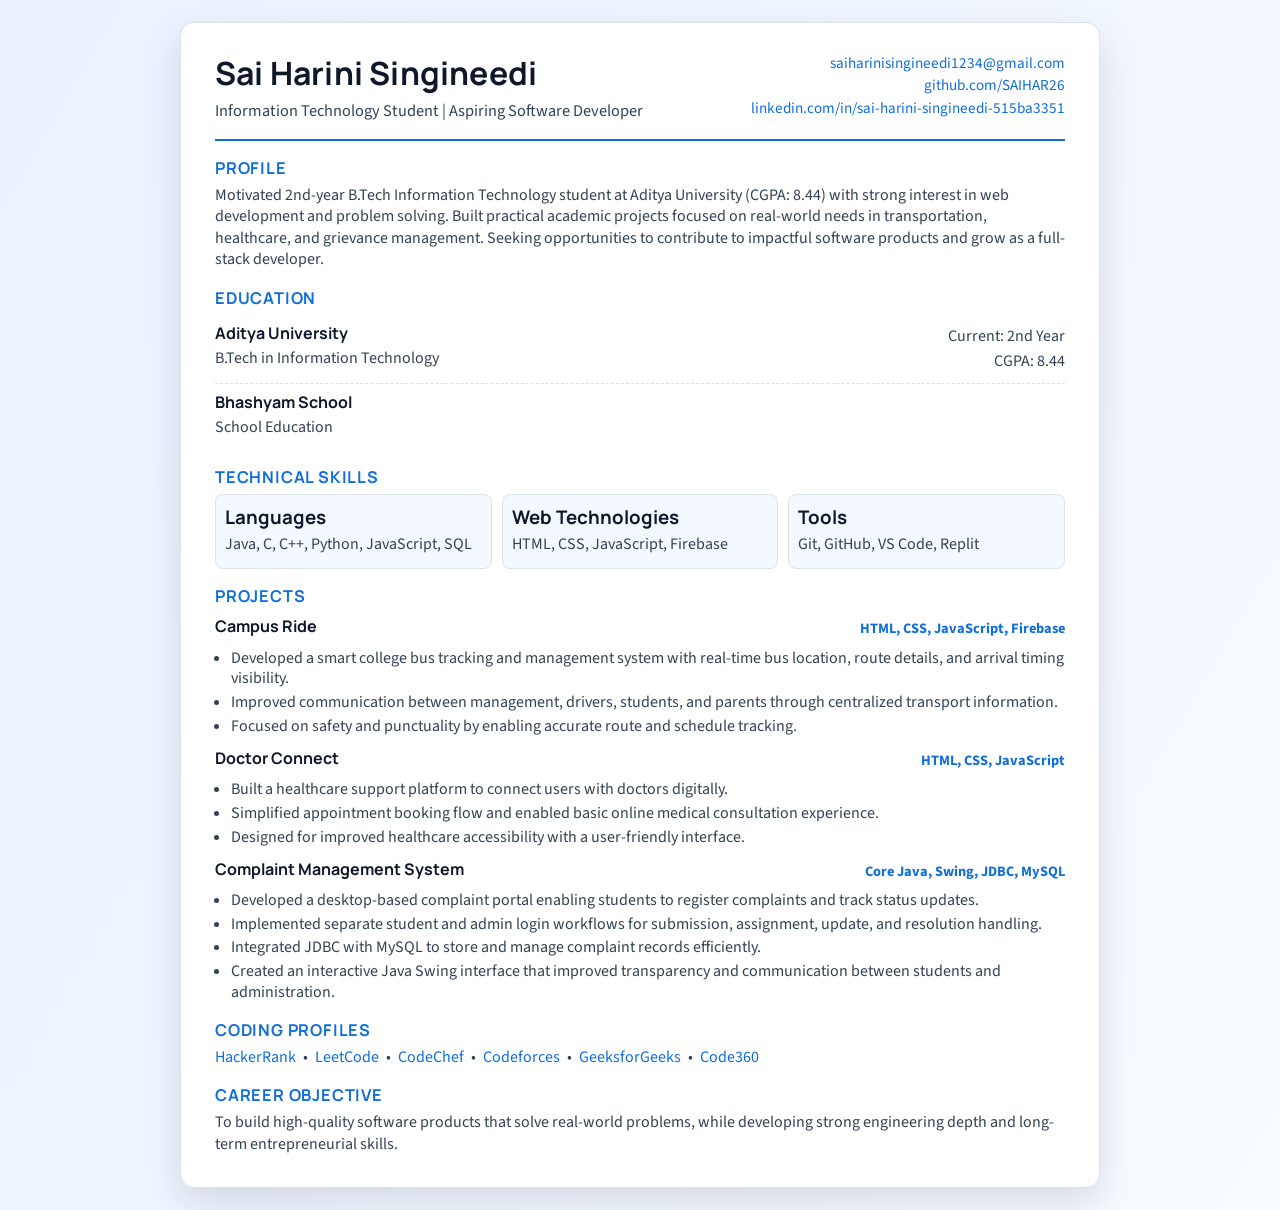
<file: resume.html>
﻿<!DOCTYPE html>
<html lang="en">
<head>
  <meta charset="UTF-8" />
  <meta name="viewport" content="width=device-width, initial-scale=1.0" />
  <title>Sai Harini Singineedi | Resume</title>
  <link rel="preconnect" href="https://fonts.googleapis.com" />
  <link rel="preconnect" href="https://fonts.gstatic.com" crossorigin />
  <link href="https://fonts.googleapis.com/css2?family=Manrope:wght@400;500;700;800&family=Source+Sans+3:wght@400;600;700&display=swap" rel="stylesheet" />
  <link rel="stylesheet" href="resume.css" />
</head>
<body>
  <main class="page">
    <header class="top">
      <div>
        <h1>Sai Harini Singineedi</h1>
        <p class="role">Information Technology Student | Aspiring Software Developer</p>
      </div>
      <div class="contact">
        <p><a href="mailto:saiharinisingineedi1234@gmail.com">saiharinisingineedi1234@gmail.com</a></p>
        <p><a href="https://github.com/SAIHAR26" target="_blank" rel="noreferrer">github.com/SAIHAR26</a></p>
        <p><a href="https://www.linkedin.com/in/sai-harini-singineedi-515ba3351/" target="_blank" rel="noreferrer">linkedin.com/in/sai-harini-singineedi-515ba3351</a></p>
      </div>
    </header>

    <section>
      <h2>Profile</h2>
      <p>
        Motivated 2nd-year B.Tech Information Technology student at Aditya University (CGPA: 8.44) with strong interest in web development and problem solving.
        Built practical academic projects focused on real-world needs in transportation, healthcare, and grievance management.
        Seeking opportunities to contribute to impactful software products and grow as a full-stack developer.
      </p>
    </section>

    <section>
      <h2>Education</h2>
      <div class="item">
        <div>
          <h3>Aditya University</h3>
          <p>B.Tech in Information Technology</p>
        </div>
        <div class="meta">
          <p>Current: 2nd Year</p>
          <p>CGPA: 8.44</p>
        </div>
      </div>
      <div class="item">
        <div>
          <h3>Bhashyam School</h3>
          <p>School Education</p>
        </div>
      </div>
    </section>

    <section>
      <h2>Technical Skills</h2>
      <div class="skill-grid">
        <div>
          <h3>Languages</h3>
          <p>Java, C, C++, Python, JavaScript, SQL</p>
        </div>
        <div>
          <h3>Web Technologies</h3>
          <p>HTML, CSS, JavaScript, Firebase</p>
        </div>
        <div>
          <h3>Tools</h3>
          <p>Git, GitHub, VS Code, Replit</p>
        </div>
      </div>
    </section>

    <section>
      <h2>Projects</h2>

      <article class="project">
        <div class="head">
          <h3>Campus Ride</h3>
          <p class="stack">HTML, CSS, JavaScript, Firebase</p>
        </div>
        <ul>
          <li>Developed a smart college bus tracking and management system with real-time bus location, route details, and arrival timing visibility.</li>
          <li>Improved communication between management, drivers, students, and parents through centralized transport information.</li>
          <li>Focused on safety and punctuality by enabling accurate route and schedule tracking.</li>
        </ul>
      </article>

      <article class="project">
        <div class="head">
          <h3>Doctor Connect</h3>
          <p class="stack">HTML, CSS, JavaScript</p>
        </div>
        <ul>
          <li>Built a healthcare support platform to connect users with doctors digitally.</li>
          <li>Simplified appointment booking flow and enabled basic online medical consultation experience.</li>
          <li>Designed for improved healthcare accessibility with a user-friendly interface.</li>
        </ul>
      </article>

      <article class="project">
        <div class="head">
          <h3>Complaint Management System</h3>
          <p class="stack">Core Java, Swing, JDBC, MySQL</p>
        </div>
        <ul>
          <li>Developed a desktop-based complaint portal enabling students to register complaints and track status updates.</li>
          <li>Implemented separate student and admin login workflows for submission, assignment, update, and resolution handling.</li>
          <li>Integrated JDBC with MySQL to store and manage complaint records efficiently.</li>
          <li>Created an interactive Java Swing interface that improved transparency and communication between students and administration.</li>
        </ul>
      </article>
    </section>

    <section>
      <h2>Coding Profiles</h2>
      <p class="profiles">
        <a href="https://www.hackerrank.com/profile/saiharinisingin1" target="_blank" rel="noreferrer">HackerRank</a>
        <span>•</span>
        <a href="https://leetcode.com/u/sai_harini_/" target="_blank" rel="noreferrer">LeetCode</a>
        <span>•</span>
        <a href="https://www.codechef.com/users/harini_26_06" target="_blank" rel="noreferrer">CodeChef</a>
        <span>•</span>
        <a href="https://codeforces.com/profile/saiharini12" target="_blank" rel="noreferrer">Codeforces</a>
        <span>•</span>
        <a href="https://www.geeksforgeeks.org/profile/saiharinisintweh" target="_blank" rel="noreferrer">GeeksforGeeks</a>
        <span>•</span>
        <a href="https://www.naukri.com/code360/profile/Saiharini" target="_blank" rel="noreferrer">Code360</a>
      </p>
    </section>

    <section>
      <h2>Career Objective</h2>
      <p>
        To build high-quality software products that solve real-world problems, while developing strong engineering depth and long-term entrepreneurial skills.
      </p>
    </section>
  </main>
</body>
</html>
</file>
<file: resume.css>
﻿:root {
  --paper: #ffffff;
  --ink: #0f172a;
  --sub: #334155;
  --line: #dbe2ea;
  --accent: #0f6edc;
  --soft: #f4f8ff;
}

* {
  box-sizing: border-box;
}

body {
  margin: 0;
  font-family: "Source Sans 3", sans-serif;
  color: var(--ink);
  background: linear-gradient(120deg, #eaf2ff, #f8fbff);
}

.page {
  width: min(920px, 94vw);
  margin: 22px auto;
  background: var(--paper);
  border: 1px solid var(--line);
  box-shadow: 0 16px 38px rgba(15, 23, 42, 0.13);
  padding: 28px 34px;
  border-radius: 14px;
}

h1,
h2,
h3 {
  margin: 0;
  font-family: "Manrope", sans-serif;
}

.top {
  display: grid;
  grid-template-columns: 1.3fr 1fr;
  gap: 12px;
  border-bottom: 2px solid var(--accent);
  padding-bottom: 12px;
}

h1 {
  font-size: 2rem;
  letter-spacing: 0.2px;
}

.role {
  margin-top: 6px;
  color: var(--sub);
  font-size: 1.02rem;
}

.contact {
  text-align: right;
}

.contact p {
  margin: 2px 0;
  font-size: 0.95rem;
}

a {
  color: var(--accent);
  text-decoration: none;
}

section {
  margin-top: 16px;
}

h2 {
  font-size: 1.02rem;
  text-transform: uppercase;
  letter-spacing: 0.8px;
  color: var(--accent);
  margin-bottom: 6px;
}

p {
  margin: 4px 0;
  color: var(--sub);
  line-height: 1.34;
}

.item {
  display: flex;
  justify-content: space-between;
  gap: 8px;
  padding: 7px 0;
  border-bottom: 1px dashed var(--line);
}

.item:last-child {
  border-bottom: 0;
}

.item h3,
.project h3 {
  font-size: 1rem;
}

.meta {
  text-align: right;
  white-space: nowrap;
}

.skill-grid {
  display: grid;
  grid-template-columns: repeat(3, 1fr);
  gap: 10px;
}

.skill-grid > div {
  padding: 9px;
  border: 1px solid var(--line);
  border-radius: 8px;
  background: var(--soft);
}

.project {
  margin: 8px 0 10px;
}

.head {
  display: flex;
  justify-content: space-between;
  gap: 12px;
}

.stack {
  color: var(--accent);
  font-weight: 700;
  font-size: 0.9rem;
  white-space: nowrap;
}

ul {
  margin: 5px 0 0;
  padding-left: 16px;
}

li {
  margin: 3px 0;
  color: var(--sub);
  line-height: 1.3;
}

.profiles {
  display: flex;
  flex-wrap: wrap;
  gap: 7px;
  align-items: center;
}

@media (max-width: 740px) {
  .page {
    padding: 20px 16px;
    margin: 12px auto;
  }

  .top {
    grid-template-columns: 1fr;
  }

  .contact {
    text-align: left;
  }

  .skill-grid {
    grid-template-columns: 1fr;
  }

  .head {
    flex-direction: column;
    gap: 1px;
  }

  .stack {
    white-space: normal;
  }
}

@media print {
  body {
    background: #fff;
  }

  .page {
    width: 100%;
    margin: 0;
    border: 0;
    box-shadow: none;
    border-radius: 0;
    padding: 12mm 10mm;
  }

  a {
    color: #0f172a;
    text-decoration: none;
  }
}
</file>
